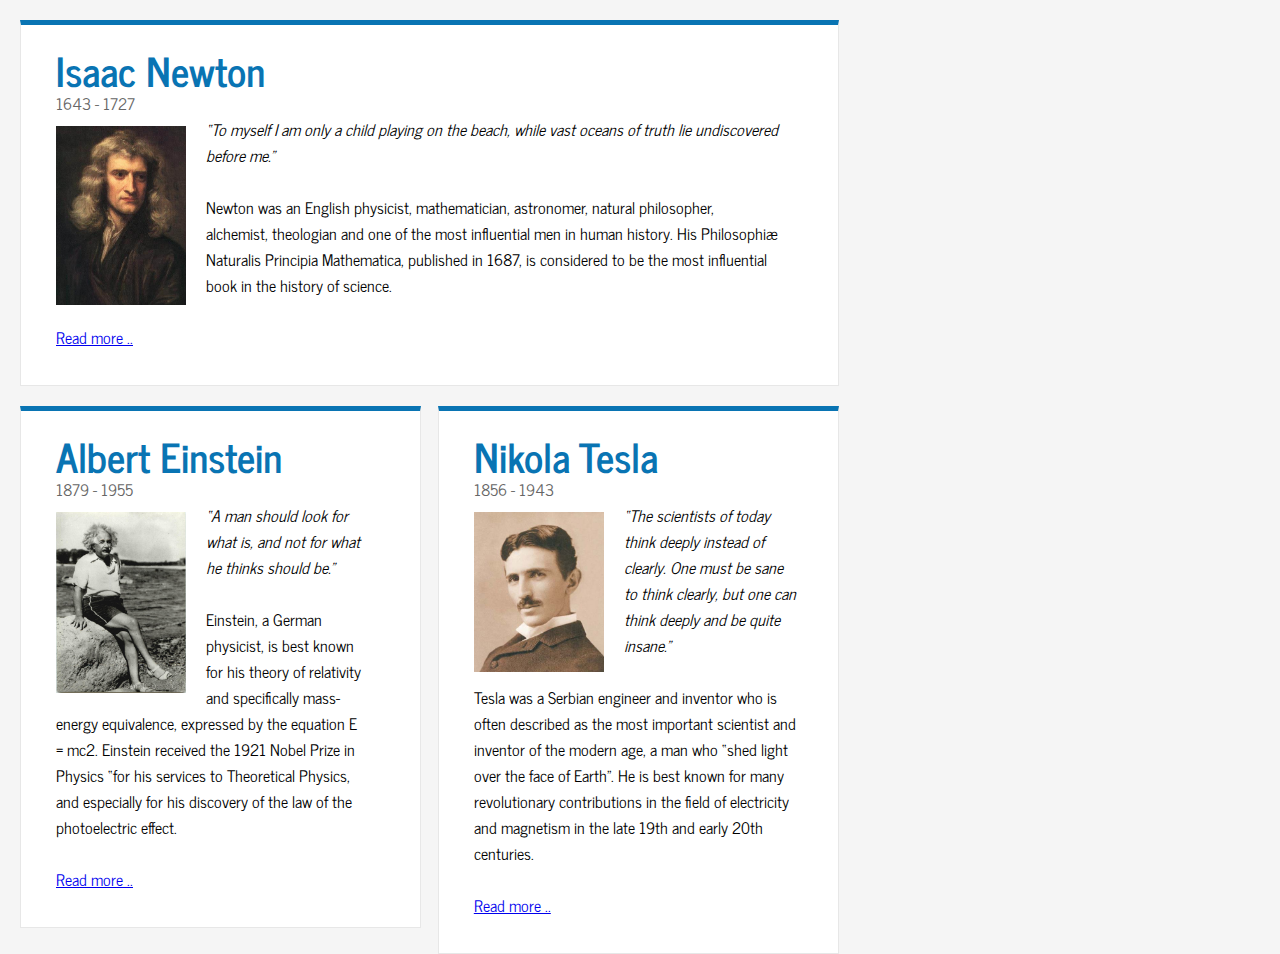
<file: index.html>
<!DOCTYPE html>
<html lang="en">

<head>
    <meta charset="UTF-8">
    <title>Scientists</title>
    <link href="https://fonts.googleapis.com/css?family=News+Cycle:400,700&amp;subset=latin-ext" rel="stylesheet">
    <link rel="stylesheet" href="css/style.css">
</head>

<body>
    <div class="container">
        <article class="top">
            <h1 class="name">Isaac Newton</h1>
            <div class="year">1643 - 1727</div>
            <div class="isaac">
                <img src="./images/Isaac-Newton.jpg" alt="">
                <p>
                <em>“To myself I am only a child playing on the beach, while vast oceans of truth lie undiscovered before me.”<br><br></em>

                Newton was an English physicist, mathematician, astronomer, natural philosopher, alchemist, 
                theologian and one of the most influential men in human history. His Philosophiæ Naturalis Principia Mathematica, 
                published in 1687, is considered to be the most influential book in the history of science.
                </p><br>
                <a target="_blank" href="https://en.wikipedia.org/wiki/Isaac_Newton">Read more ..</a>
            </div>
        </article>
        <article class="left">
            <h1 class="name">Albert Einstein</h1>
            <div class="year">1879 - 1955</div>
            <div class="albert">
                <img src="./images/Albert-Einstein.jpg" alt="">
                <p>
                <em> “A man should look for what is, and not for what he thinks should be.”<br><br></em>

                Einstein, a German physicist, is best known for his theory of relativity and specifically 
                mass-energy equivalence, expressed by the equation E = mc2. Einstein received the 1921 Nobel 
                Prize in Physics “for his services to Theoretical Physics, and especially for his discovery of the law 
                of the photoelectric effect.
                </p><br>
                <a target="_blank" href="https://en.wikipedia.org/wiki/Albert_Einstein">Read more ..</a>
            </div>
        </article>

        <article class="right">
            <h1 class="name">Nikola Tesla</h1>
            <div class="year">1856 - 1943</div>
            <div class="nikola">
                <img src="./images/Nikola-Tesla.jpg" alt="">
                <p>
                <em> “The scientists of today think deeply instead of clearly. One must be sane to think clearly, 
                but one can think deeply and be quite insane.”<br><br></em>

                Tesla was a Serbian engineer and inventor who is often described as the most 
                important scientist and inventor of the modern age, a man who “shed light over the face of Earth”. 
                He is best known for many revolutionary contributions in the field of electricity and magnetism in the late 
                19th and early 20th centuries.
                </p><br>
                <a target="_blank" href="https://en.wikipedia.org/wiki/Nikola_Tesla">Read more ..</a>
            </div>
        </article>
    </div>
</body>

</html>
</file>
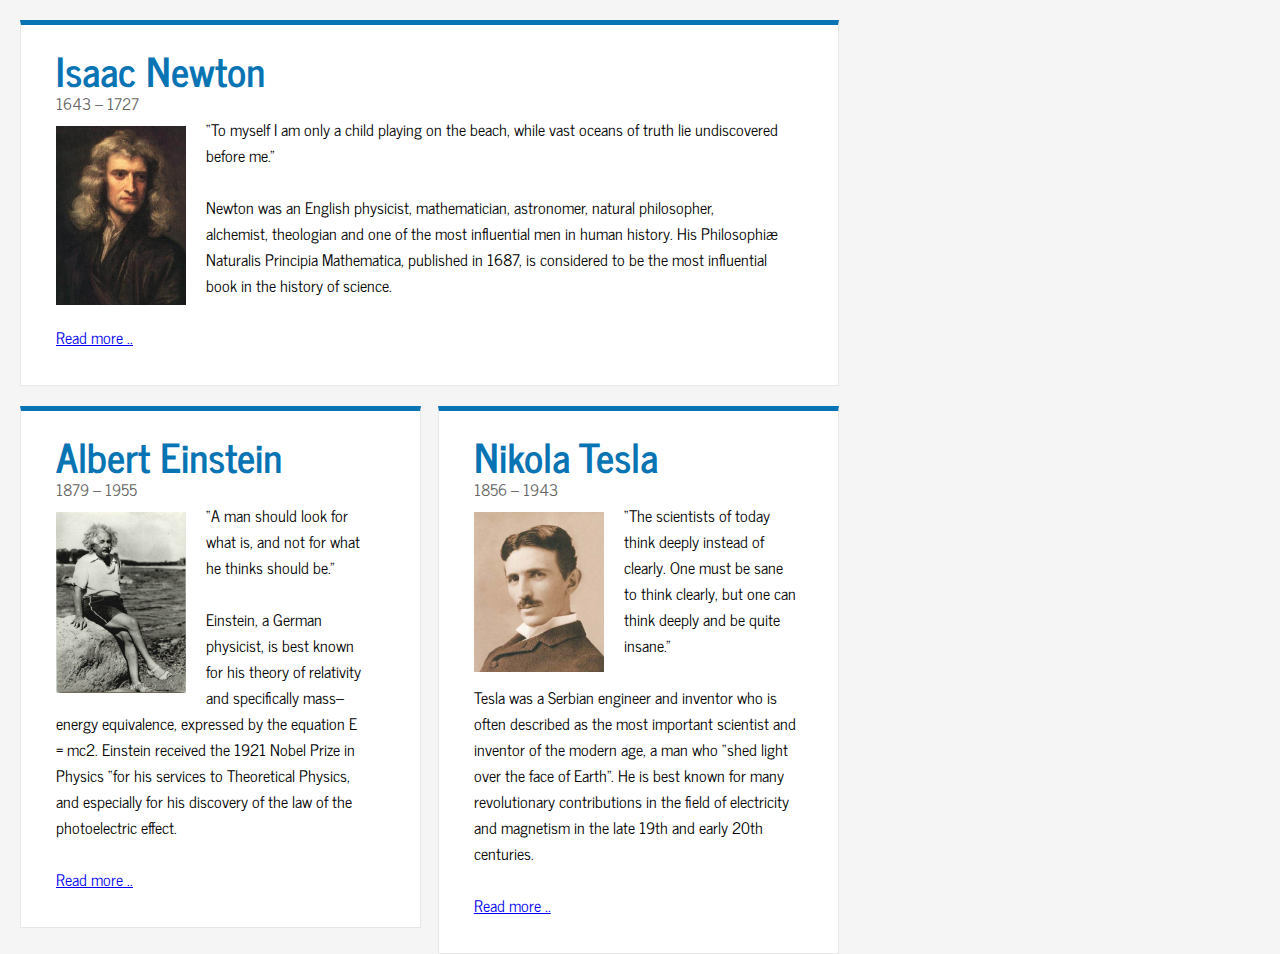
<file: float task 1/resources/index.html>
<!DOCTYPE html>
<html lang="en">

<head>
    <meta charset="UTF-8">
    <title>Scientists</title>
    <link href="https://fonts.googleapis.com/css?family=News+Cycle:400,700&amp;subset=latin-ext" rel="stylesheet">
    <link rel="stylesheet" href="css/style.css">
</head>

<body>
    <div class="container">
        <article class="top">
            <h1 class="name">Isaac Newton</h1>
            <div class="year">1643 – 1727</div>
            <div class="isaac">
                <img src="./images/Isaac-Newton.jpg" alt="">
                <p>
                “To myself I am only a child playing on the beach, while vast oceans of truth lie undiscovered before me.”<br><br>

                Newton was an English physicist, mathematician, astronomer, natural philosopher, alchemist, 
                theologian and one of the most influential men in human history. His Philosophiæ Naturalis Principia Mathematica, 
                published in 1687, is considered to be the most influential book in the history of science.
                </p><br>
                <a href="https://en.wikipedia.org/wiki/Isaac_Newton">Read more ..</a>
            </div>
        </article>
        <article class="left">
            <h1 class="name">Albert Einstein</h1>
            <div class="year">1879 – 1955</div>
            <div class="albert">
                <img src="./images/Albert-Einstein.jpg" alt="">
                <p>
                “A man should look for what is, and not for what he thinks should be.”<br><br>

                Einstein, a German physicist, is best known for his theory of relativity and specifically 
                mass–energy equivalence, expressed by the equation E = mc2. Einstein received the 1921 Nobel 
                Prize in Physics “for his services to Theoretical Physics, and especially for his discovery of the law 
                of the photoelectric effect.
                </p><br>
                <a href="https://en.wikipedia.org/wiki/Albert_Einstein">Read more ..</a>
            </div>
        </article>

        <article class="right">
            <h1 class="name">Nikola Tesla</h1>
            <div class="year">1856 – 1943</div>
            <div class="nikola">
                <img src="./images/Nikola-Tesla.jpg" alt="">
                <p>
                “The scientists of today think deeply instead of clearly. One must be sane to think clearly, 
                but one can think deeply and be quite insane.”<br><br>

                Tesla was a Serbian engineer and inventor who is often described as the most 
                important scientist and inventor of the modern age, a man who “shed light over the face of Earth”. 
                He is best known for many revolutionary contributions in the field of electricity and magnetism in the late 
                19th and early 20th centuries.
                </p><br>
                <a href="https://en.wikipedia.org/wiki/Nikola_Tesla">Read more ..</a>
            </div>
        </article>
    </div>
</body>

</html>
</file>
<file: css/style.css>
/*
    Pilko teksto spalva
    #666;

    Bloko viršutinio border ir h1 spalva:
    #0974b3

*/
* {
    margin: 0;
    padding: 0;
    box-sizing: border-box;
}

body {
    background: #F5F5F5;
    font-family: 'News Cycle', sans-serif;
    font-size: 16px;
}
article {
    background: white;
}
h1 {
    margin-top: 20px;
    line-height: 100%;
    font-size: 40px;
    color: #0974b3;
}
.year{
    color: #666;
}
img {
    margin: 10px 20px 0 0;
    width: 130px;
    float: left;
}
.top {
    padding: 5px 60px 35px 35px;
    overflow: hidden;
    border: 1px solid #E7E7E7;
    border-top: 5px solid #0974b3;
}
.container {
    width: 64%;
    margin: 20px;
}
.left {
    padding: 5px 55px 35px 35px;
    float: left;
    width: 49%;
    margin-top: 20px;
    border: 1px solid #E7E7E7;
    border-top: 5px solid #0974b3;
}
.right {
    padding: 5px 40px 35px 35px;
    float: right;
    width: 49%;
    margin-top: 20px;
    border: 1px solid #E7E7E7;
    border-top: 5px solid #0974b3;
}
</file>
<file: float task 1/resources/css/style.css>
/*
    Pilko teksto spalva
    #666;

    Bloko viršutinio border ir h1 spalva:
    #0974b3

*/
* {
    margin: 0;
    padding: 0;
    box-sizing: border-box;
}

body {
    background: #F5F5F5;
    font-family: 'News Cycle', sans-serif;
    font-size: 16px;
}
article {
    background: white;
}
h1 {
    margin-top: 20px;
    line-height: 100%;
    font-size: 40px;
    color: #0974b3;
}
.year{
    color: #666;
}
img {
    margin: 10px 20px 0 0;
    width: 130px;
    float: left;
}
.top {
    padding: 5px 60px 35px 35px;
    overflow: hidden;
    border: 1px solid #E7E7E7;
    border-top: 5px solid #0974b3;
}
.container {
    width: 64%;
    margin: 20px;
}
.left {
    padding: 5px 55px 35px 35px;
    float: left;
    width: 49%;
    margin-top: 20px;
    border: 1px solid #E7E7E7;
    border-top: 5px solid #0974b3;
}
.right {
    padding: 5px 40px 35px 35px;
    float: right;
    width: 49%;
    margin-top: 20px;
    border: 1px solid #E7E7E7;
    border-top: 5px solid #0974b3;
}
</file>
